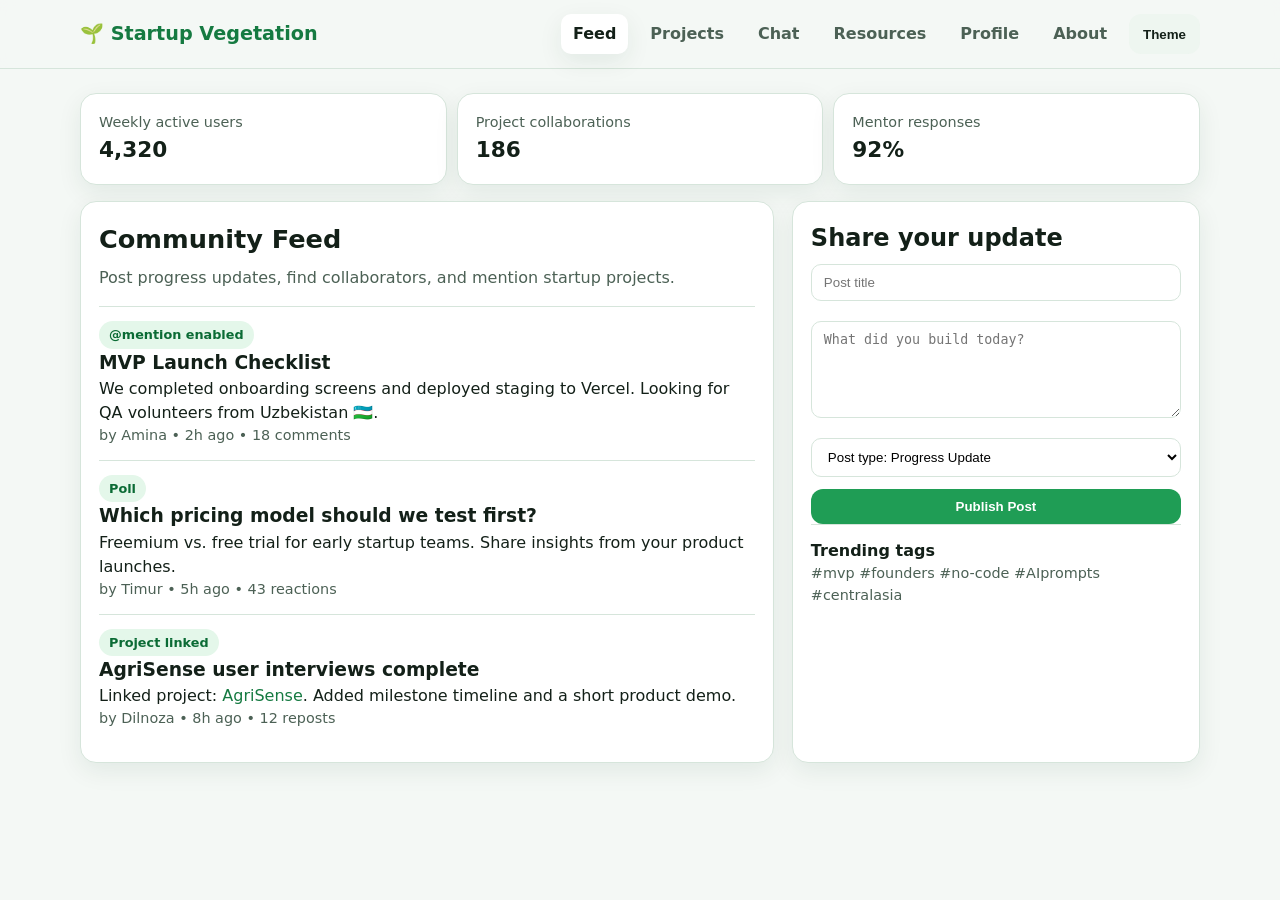
<file: index.html>
<!doctype html><html lang="en"><head><meta charset="UTF-8"><meta name="viewport" content="width=device-width, initial-scale=1.0"><title>Startup Vegetation | Feed</title><link rel="stylesheet" href="styles.css"></head><body>
<header><div class="container nav"><a class="brand" href="index.html">🌱 Startup Vegetation</a><nav class="nav-links"><a data-link href="index.html">Feed</a><a data-link href="projects.html">Projects</a><a data-link href="chat.html">Chat</a><a data-link href="resources.html">Resources</a><a data-link href="profile.html">Profile</a><a data-link href="about.html">About</a><button class="btn btn-muted" data-theme-toggle type="button">Theme</button></nav></div></header>
<main class="page container">
  <section class="kpi">
    <article class="card"><div class="card-body"><p class="meta">Weekly active users</p><h3>4,320</h3></div></article>
    <article class="card"><div class="card-body"><p class="meta">Project collaborations</p><h3>186</h3></div></article>
    <article class="card"><div class="card-body"><p class="meta">Mentor responses</p><h3>92%</h3></div></article>
  </section>
  <section class="grid-2" style="margin-top:16px">
    <article class="card"><div class="card-body"><h1 class="title">Community Feed</h1><p class="subtitle">Post progress updates, find collaborators, and mention startup projects.</p>
      <div class="post"><span class="pill">@mention enabled</span><h3>MVP Launch Checklist</h3><p>We completed onboarding screens and deployed staging to Vercel. Looking for QA volunteers from Uzbekistan 🇺🇿.</p><p class="meta">by Amina • 2h ago • 18 comments</p></div>
      <div class="post"><span class="pill">Poll</span><h3>Which pricing model should we test first?</h3><p>Freemium vs. free trial for early startup teams. Share insights from your product launches.</p><p class="meta">by Timur • 5h ago • 43 reactions</p></div>
      <div class="post"><span class="pill">Project linked</span><h3>AgriSense user interviews complete</h3><p>Linked project: <a href="project-detail.html" style="color:var(--primary-dark)">AgriSense</a>. Added milestone timeline and a short product demo.</p><p class="meta">by Dilnoza • 8h ago • 12 reposts</p></div>
    </div></article>
    <aside class="card"><div class="card-body"><h2>Share your update</h2><div class="form-grid"><input class="input" placeholder="Post title"><textarea rows="5" placeholder="What did you build today?"></textarea><select><option>Post type: Progress Update</option><option>Idea Share</option><option>Poll</option></select><button class="btn btn-primary">Publish Post</button></div>
      <div class="post"><h4>Trending tags</h4><p class="meta">#mvp #founders #no-code #AIprompts #centralasia</p></div>
    </div></aside>
  </section>
</main>
<div class="mobile-nav"><a data-link href="index.html">Home</a><a data-link href="projects.html">Projects</a><a data-link href="chat.html">Chat</a><a data-link href="resources.html">Learn</a><a data-link href="profile.html">Me</a></div>
<script src="script.js"></script></body></html>
</file>
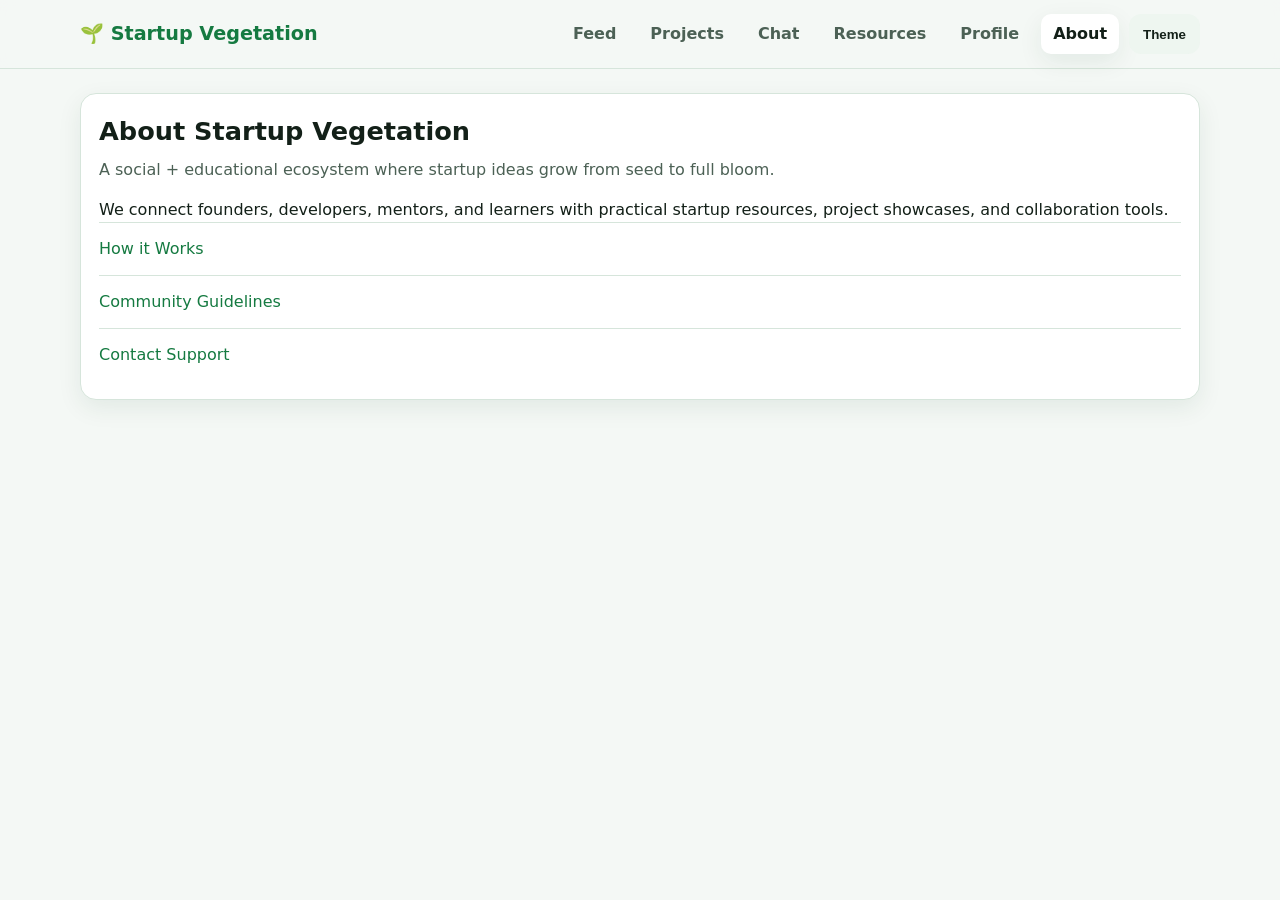
<file: about.html>
<!doctype html><html lang="en"><head><meta charset="UTF-8"><meta name="viewport" content="width=device-width, initial-scale=1.0"><title>About</title><link rel="stylesheet" href="styles.css"></head><body>
<header><div class="container nav"><a class="brand" href="index.html">🌱 Startup Vegetation</a><nav class="nav-links"><a data-link href="index.html">Feed</a><a data-link href="projects.html">Projects</a><a data-link href="chat.html">Chat</a><a data-link href="resources.html">Resources</a><a data-link href="profile.html">Profile</a><a data-link href="about.html">About</a><button class="btn btn-muted" data-theme-toggle type="button">Theme</button></nav></div></header>
<main class="page container"><section class="card"><div class="card-body"><h1 class="title">About Startup Vegetation</h1><p class="subtitle">A social + educational ecosystem where startup ideas grow from seed to full bloom.</p><p>We connect founders, developers, mentors, and learners with practical startup resources, project showcases, and collaboration tools.</p><div class="post"><a href="how-it-works.html" style="color:var(--primary-dark)">How it Works</a></div><div class="post"><a href="community-guidelines.html" style="color:var(--primary-dark)">Community Guidelines</a></div><div class="post"><a href="contact.html" style="color:var(--primary-dark)">Contact Support</a></div></div></section></main>
<div class="mobile-nav"><a data-link href="index.html">Home</a><a data-link href="projects.html">Projects</a><a data-link href="chat.html">Chat</a><a data-link href="resources.html">Learn</a><a data-link href="profile.html">Me</a></div><script src="script.js"></script></body></html>
</file>
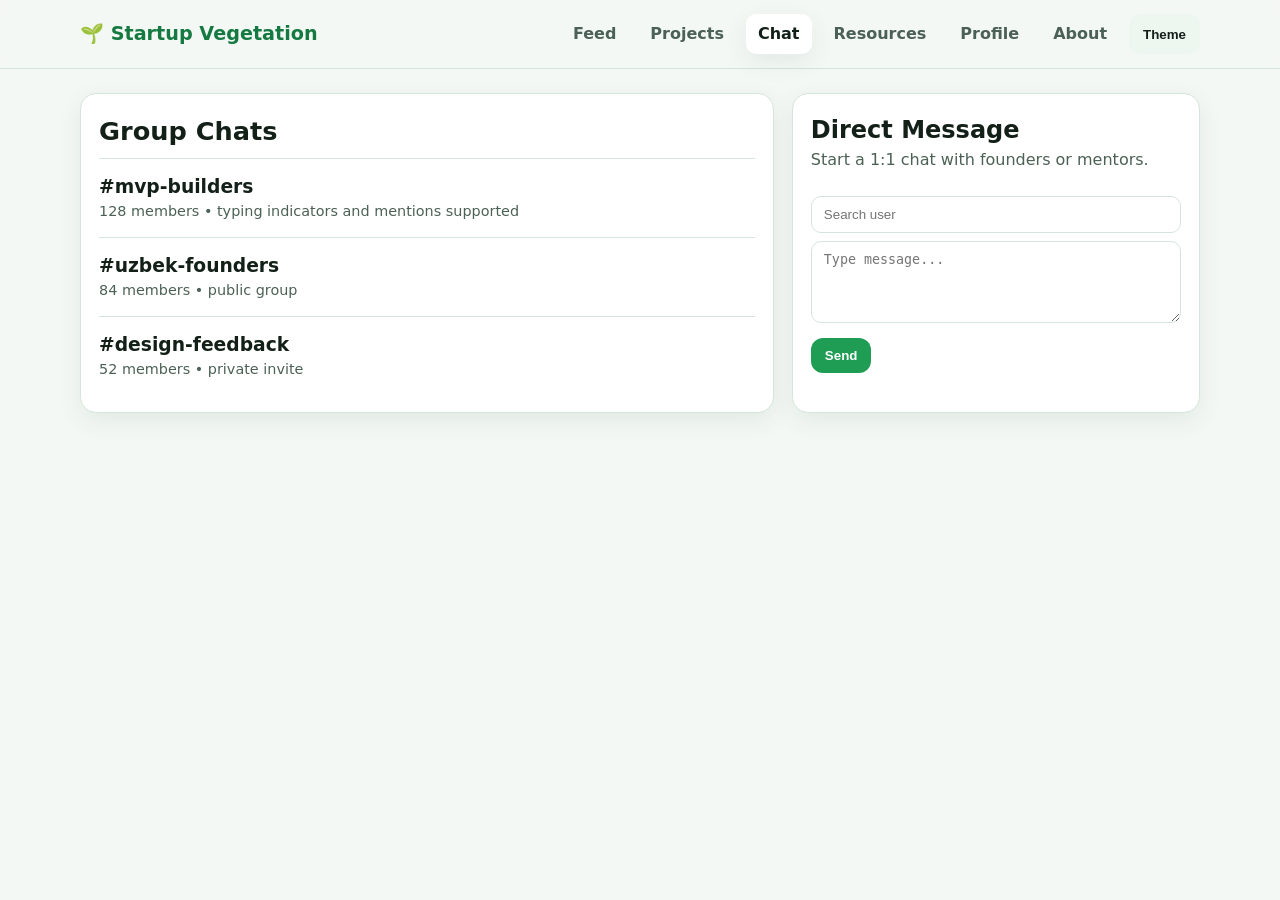
<file: chat.html>
<!doctype html><html lang="en"><head><meta charset="UTF-8"><meta name="viewport" content="width=device-width, initial-scale=1.0"><title>Chat</title><link rel="stylesheet" href="styles.css"></head><body>
<header><div class="container nav"><a class="brand" href="index.html">🌱 Startup Vegetation</a><nav class="nav-links"><a data-link href="index.html">Feed</a><a data-link href="projects.html">Projects</a><a data-link href="chat.html">Chat</a><a data-link href="resources.html">Resources</a><a data-link href="profile.html">Profile</a><a data-link href="about.html">About</a><button class="btn btn-muted" data-theme-toggle type="button">Theme</button></nav></div></header>
<main class="page container grid-2"><article class="card"><div class="card-body"><h1 class="title">Group Chats</h1><div class="chat-item"><h3>#mvp-builders</h3><p class="meta">128 members • typing indicators and mentions supported</p></div><div class="chat-item"><h3>#uzbek-founders</h3><p class="meta">84 members • public group</p></div><div class="chat-item"><h3>#design-feedback</h3><p class="meta">52 members • private invite</p></div></div></article><aside class="card"><div class="card-body"><h2>Direct Message</h2><p class="subtitle">Start a 1:1 chat with founders or mentors.</p><input class="input" placeholder="Search user"><textarea rows="4" placeholder="Type message..."></textarea><button class="btn btn-primary" style="margin-top:8px">Send</button></div></aside></main>
<div class="mobile-nav"><a data-link href="index.html">Home</a><a data-link href="projects.html">Projects</a><a data-link href="chat.html">Chat</a><a data-link href="resources.html">Learn</a><a data-link href="profile.html">Me</a></div><script src="script.js"></script></body></html>
</file>
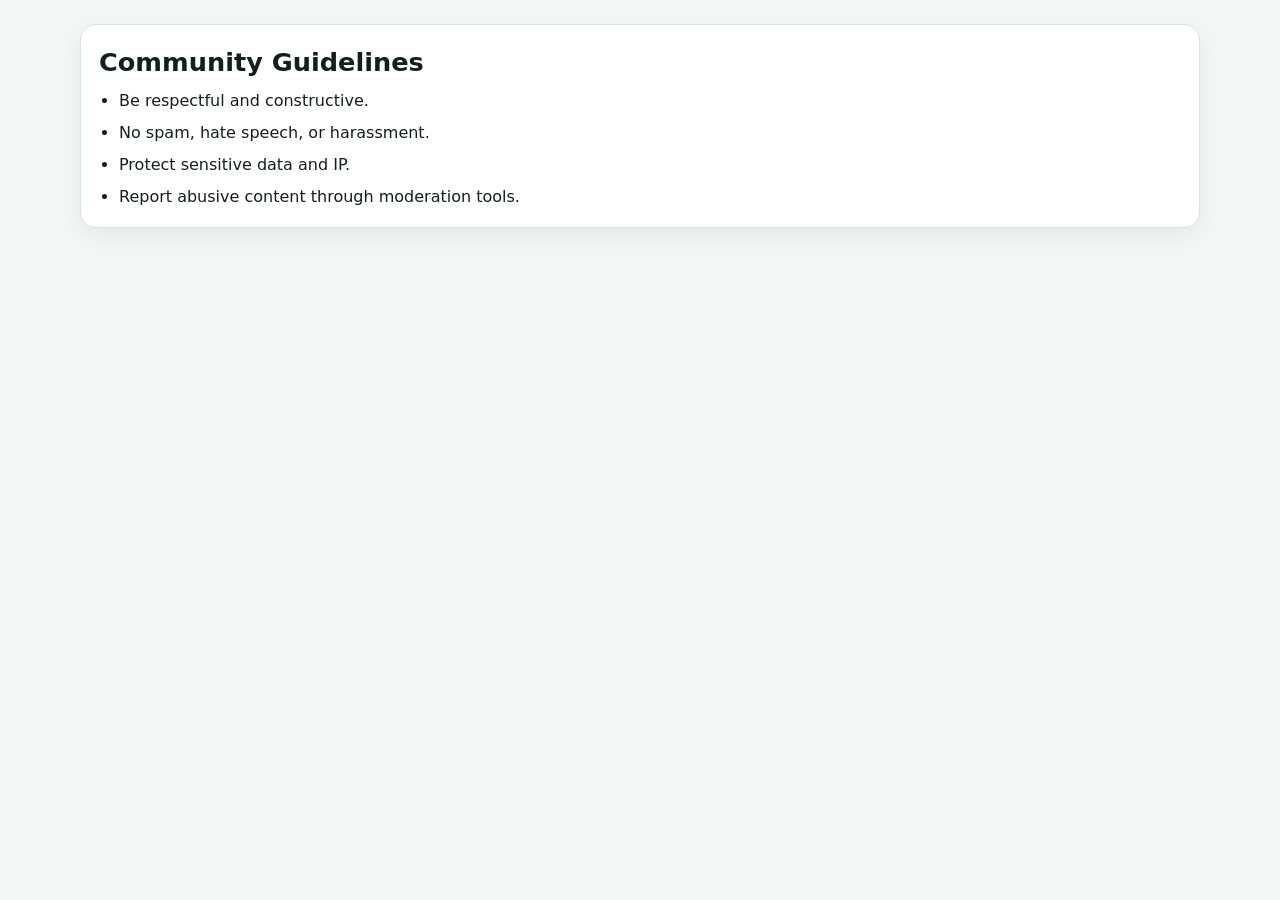
<file: community-guidelines.html>
<!doctype html><html lang="en"><head><meta charset="UTF-8"><meta name="viewport" content="width=device-width, initial-scale=1.0"><title>Community Guidelines</title><link rel="stylesheet" href="styles.css"></head><body><main class="page container"><section class="card"><div class="card-body"><h1 class="title">Community Guidelines</h1><ul style="padding-left:20px;display:grid;gap:8px"><li>Be respectful and constructive.</li><li>No spam, hate speech, or harassment.</li><li>Protect sensitive data and IP.</li><li>Report abusive content through moderation tools.</li></ul></div></section></main></body></html>
</file>
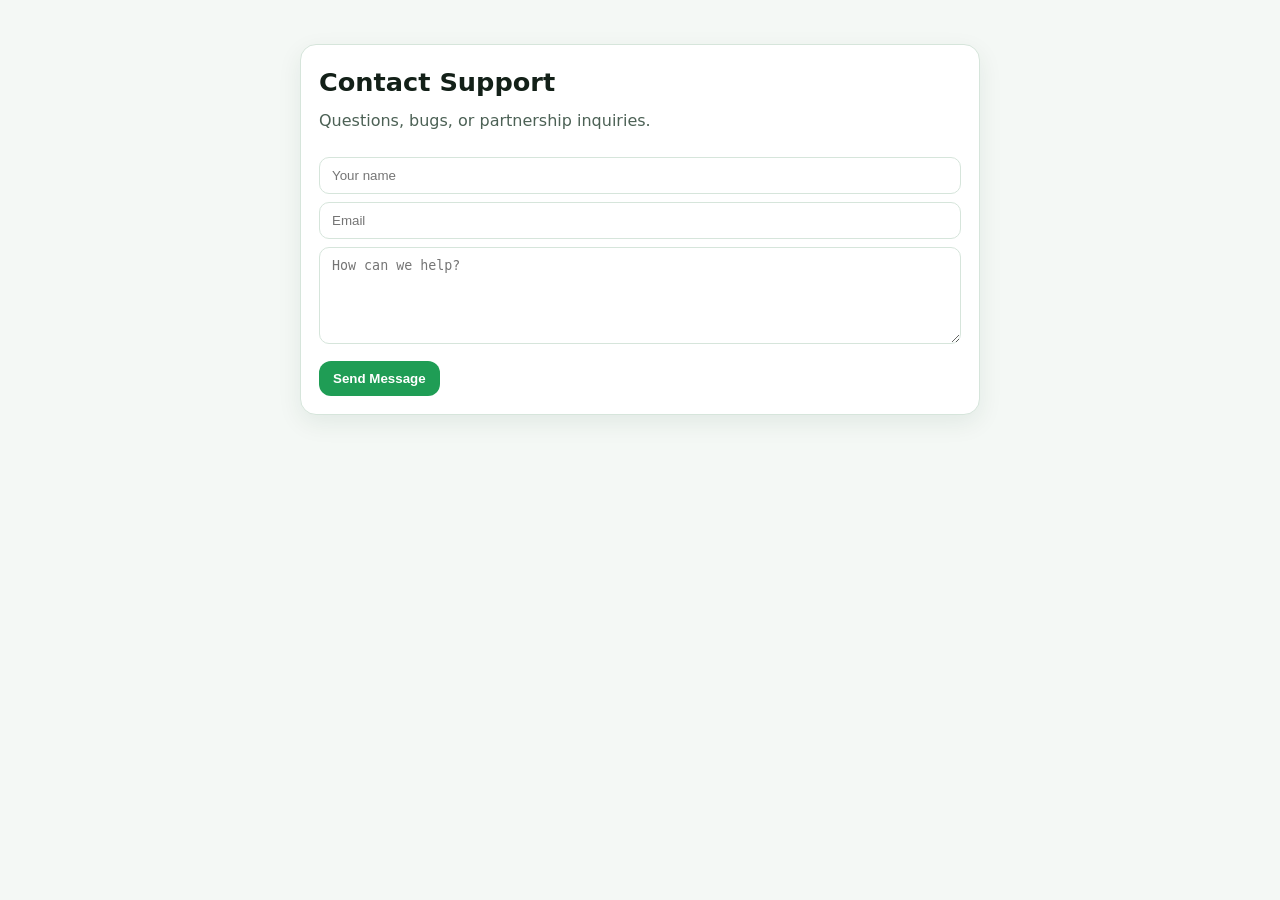
<file: contact.html>
<!doctype html><html lang="en"><head><meta charset="UTF-8"><meta name="viewport" content="width=device-width, initial-scale=1.0"><title>Contact</title><link rel="stylesheet" href="styles.css"></head><body><main class="page container"><section class="card" style="max-width:680px;margin:20px auto"><div class="card-body"><h1 class="title">Contact Support</h1><p class="subtitle">Questions, bugs, or partnership inquiries.</p><input class="input" placeholder="Your name"><input class="input" placeholder="Email"><textarea rows="5" placeholder="How can we help?"></textarea><button class="btn btn-primary" style="margin-top:10px">Send Message</button></div></section></main></body></html>
</file>
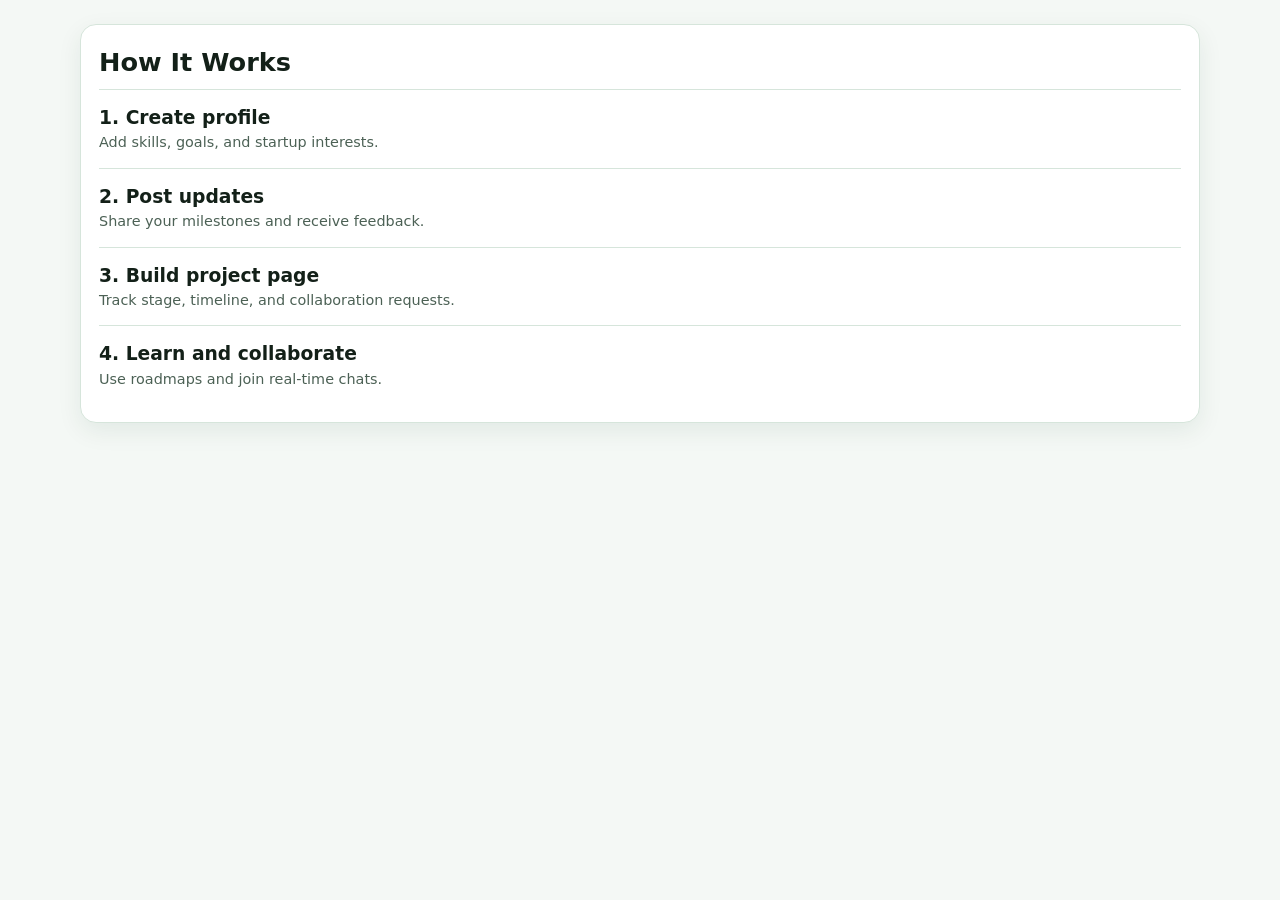
<file: how-it-works.html>
<!doctype html><html lang="en"><head><meta charset="UTF-8"><meta name="viewport" content="width=device-width, initial-scale=1.0"><title>How It Works</title><link rel="stylesheet" href="styles.css"></head><body><main class="page container"><section class="card"><div class="card-body"><h1 class="title">How It Works</h1><div class="post"><h3>1. Create profile</h3><p class="meta">Add skills, goals, and startup interests.</p></div><div class="post"><h3>2. Post updates</h3><p class="meta">Share your milestones and receive feedback.</p></div><div class="post"><h3>3. Build project page</h3><p class="meta">Track stage, timeline, and collaboration requests.</p></div><div class="post"><h3>4. Learn and collaborate</h3><p class="meta">Use roadmaps and join real-time chats.</p></div></div></section></main></body></html>
</file>
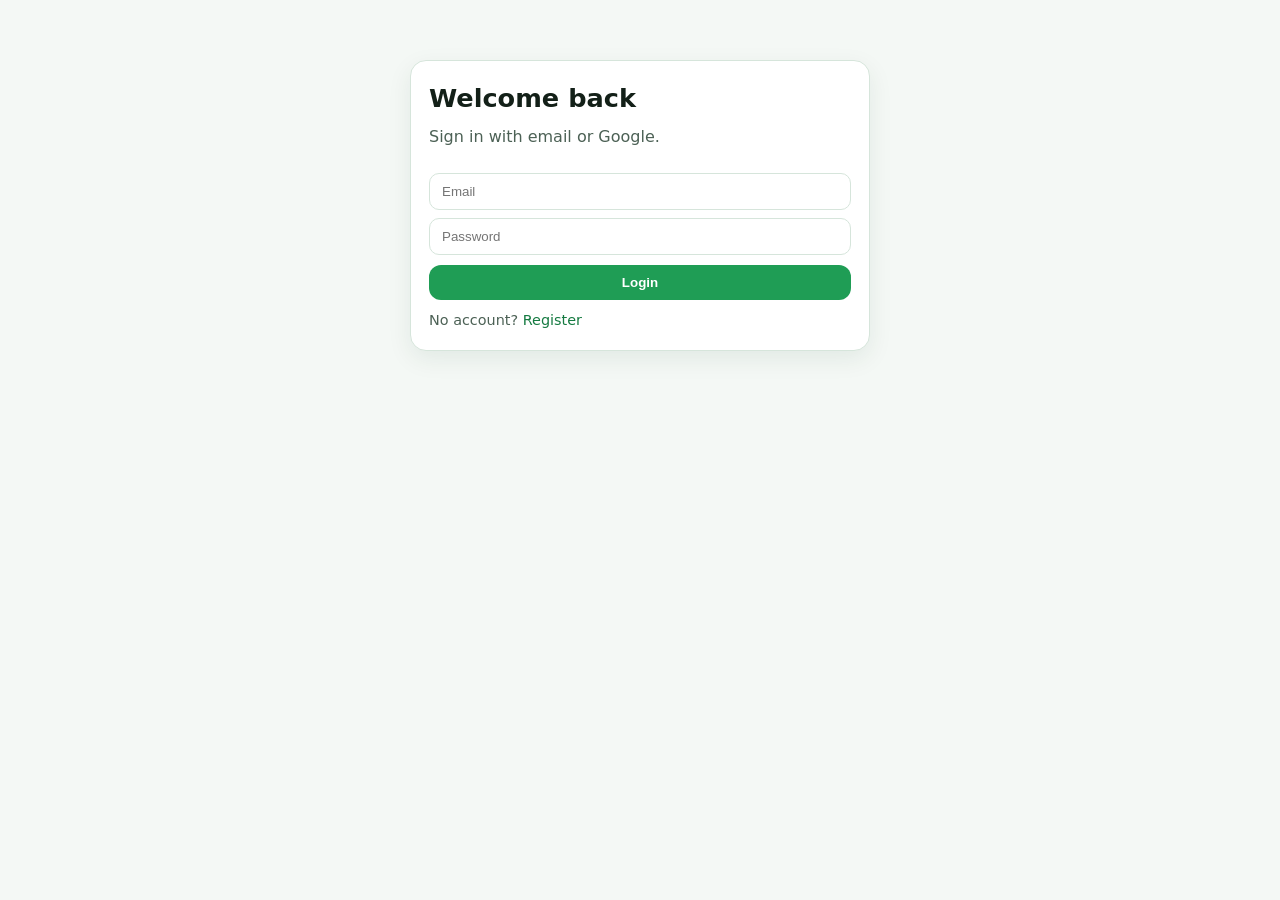
<file: login.html>
<!doctype html><html lang="en"><head><meta charset="UTF-8"><meta name="viewport" content="width=device-width, initial-scale=1.0"><title>Login</title><link rel="stylesheet" href="styles.css"></head><body><main class="page container"><section class="card" style="max-width:460px;margin:36px auto"><div class="card-body"><h1 class="title">Welcome back</h1><p class="subtitle">Sign in with email or Google.</p><input class="input" placeholder="Email"><input class="input" type="password" placeholder="Password"><button class="btn btn-primary" style="margin-top:10px;width:100%">Login</button><p class="meta" style="margin-top:10px">No account? <a href="register.html" style="color:var(--primary-dark)">Register</a></p></div></section></main><script src="script.js"></script></body></html>
</file>
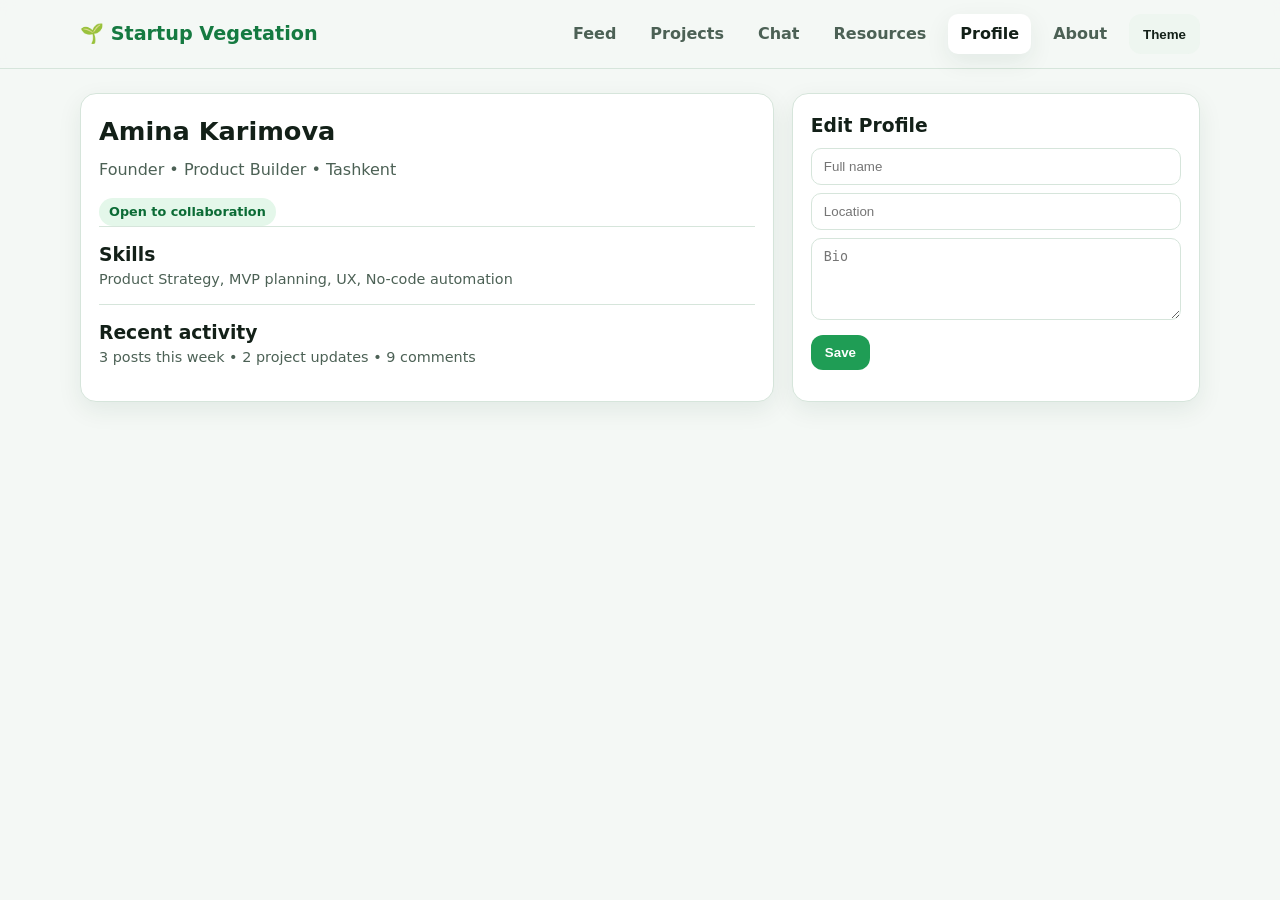
<file: profile.html>
<!doctype html><html lang="en"><head><meta charset="UTF-8"><meta name="viewport" content="width=device-width, initial-scale=1.0"><title>Profile</title><link rel="stylesheet" href="styles.css"></head><body>
<header><div class="container nav"><a class="brand" href="index.html">🌱 Startup Vegetation</a><nav class="nav-links"><a data-link href="index.html">Feed</a><a data-link href="projects.html">Projects</a><a data-link href="chat.html">Chat</a><a data-link href="resources.html">Resources</a><a data-link href="profile.html">Profile</a><a data-link href="about.html">About</a><button class="btn btn-muted" data-theme-toggle type="button">Theme</button></nav></div></header>
<main class="page container grid-2"><article class="card"><div class="card-body"><h1 class="title">Amina Karimova</h1><p class="subtitle">Founder • Product Builder • Tashkent</p><p class="pill">Open to collaboration</p><div class="post"><h3>Skills</h3><p class="meta">Product Strategy, MVP planning, UX, No-code automation</p></div><div class="post"><h3>Recent activity</h3><p class="meta">3 posts this week • 2 project updates • 9 comments</p></div></div></article><aside class="card"><div class="card-body"><h3>Edit Profile</h3><input class="input" placeholder="Full name"><input class="input" placeholder="Location"><textarea rows="4" placeholder="Bio"></textarea><button class="btn btn-primary" style="margin-top:8px">Save</button></div></aside></main>
<div class="mobile-nav"><a data-link href="index.html">Home</a><a data-link href="projects.html">Projects</a><a data-link href="chat.html">Chat</a><a data-link href="resources.html">Learn</a><a data-link href="profile.html">Me</a></div><script src="script.js"></script></body></html>
</file>
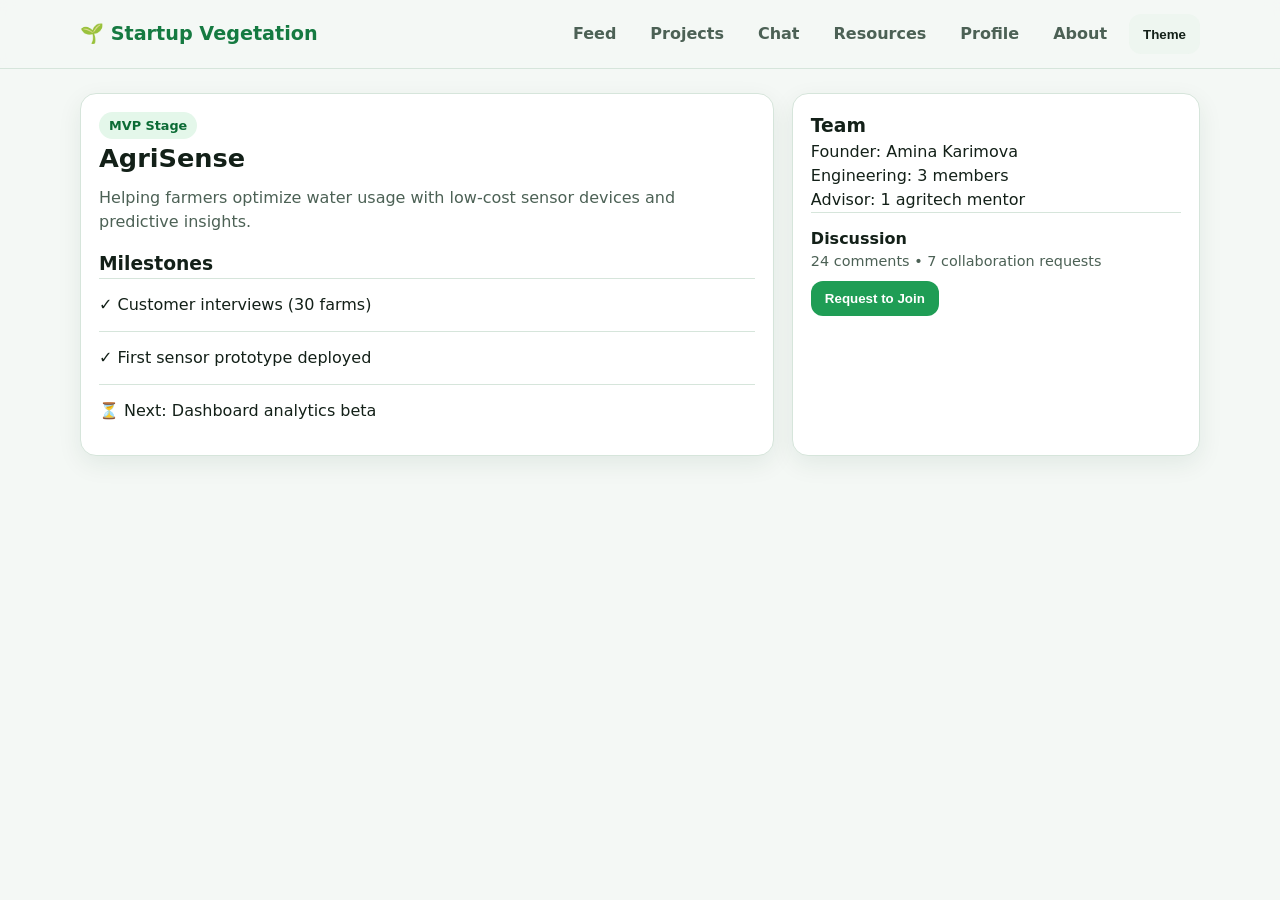
<file: project-detail.html>
<!doctype html><html lang="en"><head><meta charset="UTF-8"><meta name="viewport" content="width=device-width, initial-scale=1.0"><title>Project Detail</title><link rel="stylesheet" href="styles.css"></head><body>
<header><div class="container nav"><a class="brand" href="index.html">🌱 Startup Vegetation</a><nav class="nav-links"><a data-link href="index.html">Feed</a><a data-link href="projects.html">Projects</a><a data-link href="chat.html">Chat</a><a data-link href="resources.html">Resources</a><a data-link href="profile.html">Profile</a><a data-link href="about.html">About</a><button class="btn btn-muted" data-theme-toggle type="button">Theme</button></nav></div></header>
<main class="page container grid-2"><article class="card"><div class="card-body"><span class="pill">MVP Stage</span><h1 class="title">AgriSense</h1><p class="subtitle">Helping farmers optimize water usage with low-cost sensor devices and predictive insights.</p><h3>Milestones</h3><div class="post"><p>✓ Customer interviews (30 farms)</p></div><div class="post"><p>✓ First sensor prototype deployed</p></div><div class="post"><p>⏳ Next: Dashboard analytics beta</p></div></div></article><aside class="card"><div class="card-body"><h3>Team</h3><p>Founder: Amina Karimova</p><p>Engineering: 3 members</p><p>Advisor: 1 agritech mentor</p><div class="post"><h4>Discussion</h4><p class="meta">24 comments • 7 collaboration requests</p><button class="btn btn-primary" style="margin-top:8px">Request to Join</button></div></div></aside></main>
<div class="mobile-nav"><a data-link href="index.html">Home</a><a data-link href="projects.html">Projects</a><a data-link href="chat.html">Chat</a><a data-link href="resources.html">Learn</a><a data-link href="profile.html">Me</a></div><script src="script.js"></script></body></html>
</file>
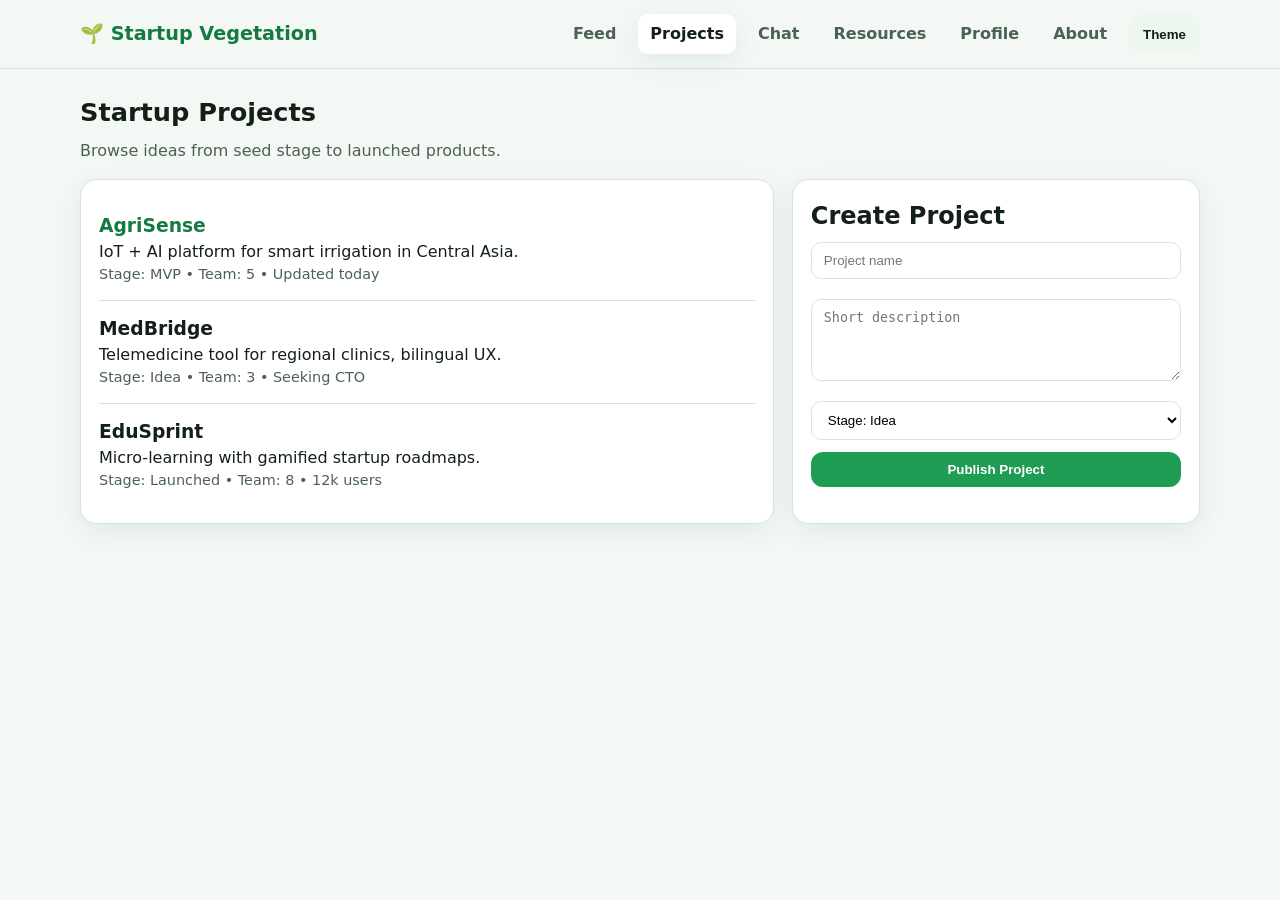
<file: projects.html>
<!doctype html><html lang="en"><head><meta charset="UTF-8"><meta name="viewport" content="width=device-width, initial-scale=1.0"><title>Startup Vegetation | Projects</title><link rel="stylesheet" href="styles.css"></head><body>
<header><div class="container nav"><a class="brand" href="index.html">🌱 Startup Vegetation</a><nav class="nav-links"><a data-link href="index.html">Feed</a><a data-link href="projects.html">Projects</a><a data-link href="chat.html">Chat</a><a data-link href="resources.html">Resources</a><a data-link href="profile.html">Profile</a><a data-link href="about.html">About</a><button class="btn btn-muted" data-theme-toggle type="button">Theme</button></nav></div></header>
<main class="page container"><h1 class="title">Startup Projects</h1><p class="subtitle">Browse ideas from seed stage to launched products.</p>
  <section class="grid-2">
    <article class="card"><div class="card-body">
      <div class="project-item"><h3><a href="project-detail.html" style="color:var(--primary-dark)">AgriSense</a></h3><p>IoT + AI platform for smart irrigation in Central Asia.</p><p class="meta">Stage: MVP • Team: 5 • Updated today</p></div>
      <div class="project-item"><h3>MedBridge</h3><p>Telemedicine tool for regional clinics, bilingual UX.</p><p class="meta">Stage: Idea • Team: 3 • Seeking CTO</p></div>
      <div class="project-item"><h3>EduSprint</h3><p>Micro-learning with gamified startup roadmaps.</p><p class="meta">Stage: Launched • Team: 8 • 12k users</p></div>
    </div></article>
    <aside class="card"><div class="card-body"><h2>Create Project</h2><div class="form-grid"><input class="input" placeholder="Project name"><textarea rows="4" placeholder="Short description"></textarea><select><option>Stage: Idea</option><option>MVP</option><option>Launched</option></select><button class="btn btn-primary">Publish Project</button></div></div></aside>
  </section>
</main>
<div class="mobile-nav"><a data-link href="index.html">Home</a><a data-link href="projects.html">Projects</a><a data-link href="chat.html">Chat</a><a data-link href="resources.html">Learn</a><a data-link href="profile.html">Me</a></div><script src="script.js"></script></body></html>
</file>
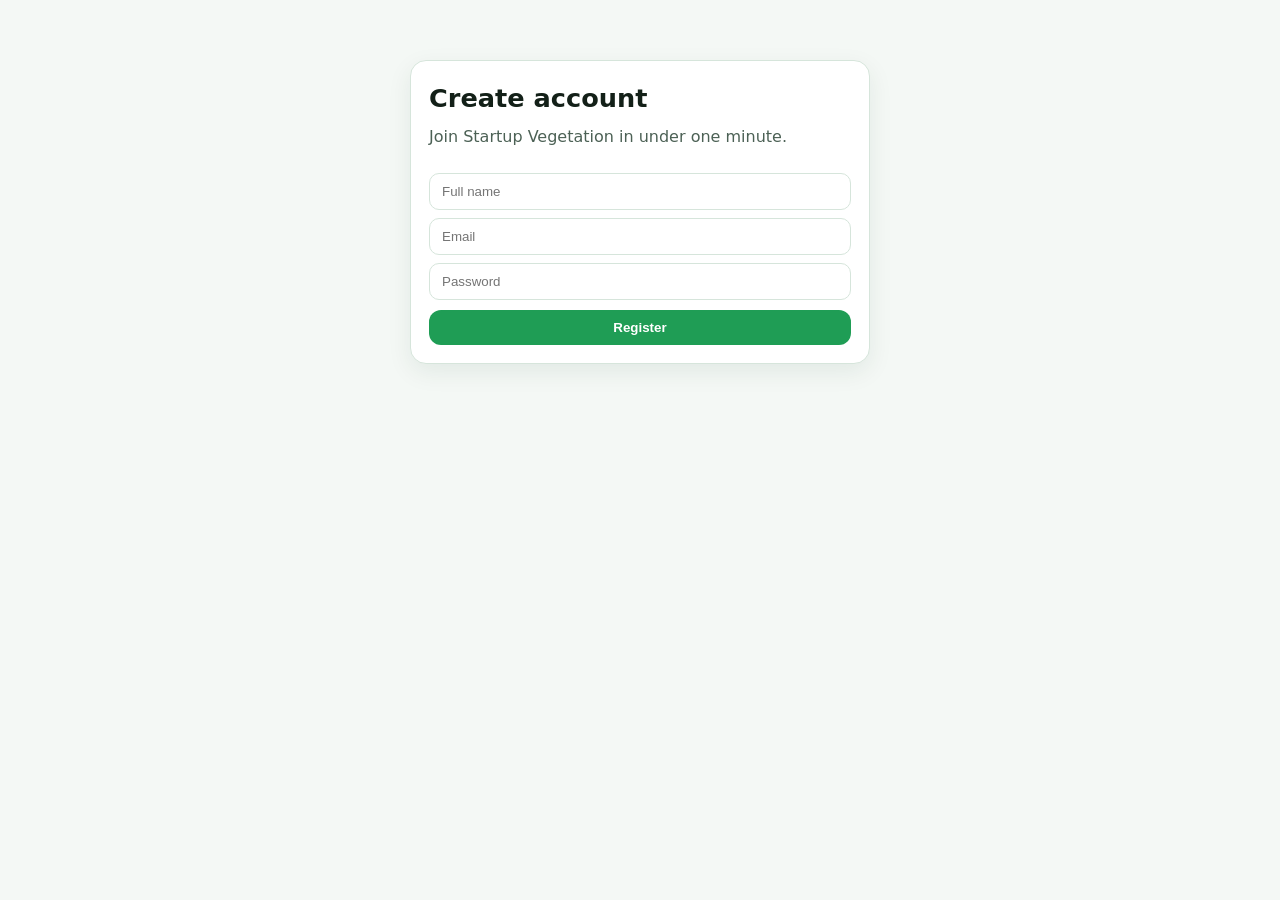
<file: register.html>
<!doctype html><html lang="en"><head><meta charset="UTF-8"><meta name="viewport" content="width=device-width, initial-scale=1.0"><title>Register</title><link rel="stylesheet" href="styles.css"></head><body><main class="page container"><section class="card" style="max-width:460px;margin:36px auto"><div class="card-body"><h1 class="title">Create account</h1><p class="subtitle">Join Startup Vegetation in under one minute.</p><input class="input" placeholder="Full name"><input class="input" placeholder="Email"><input class="input" type="password" placeholder="Password"><button class="btn btn-primary" style="margin-top:10px;width:100%">Register</button></div></section></main><script src="script.js"></script></body></html>
</file>
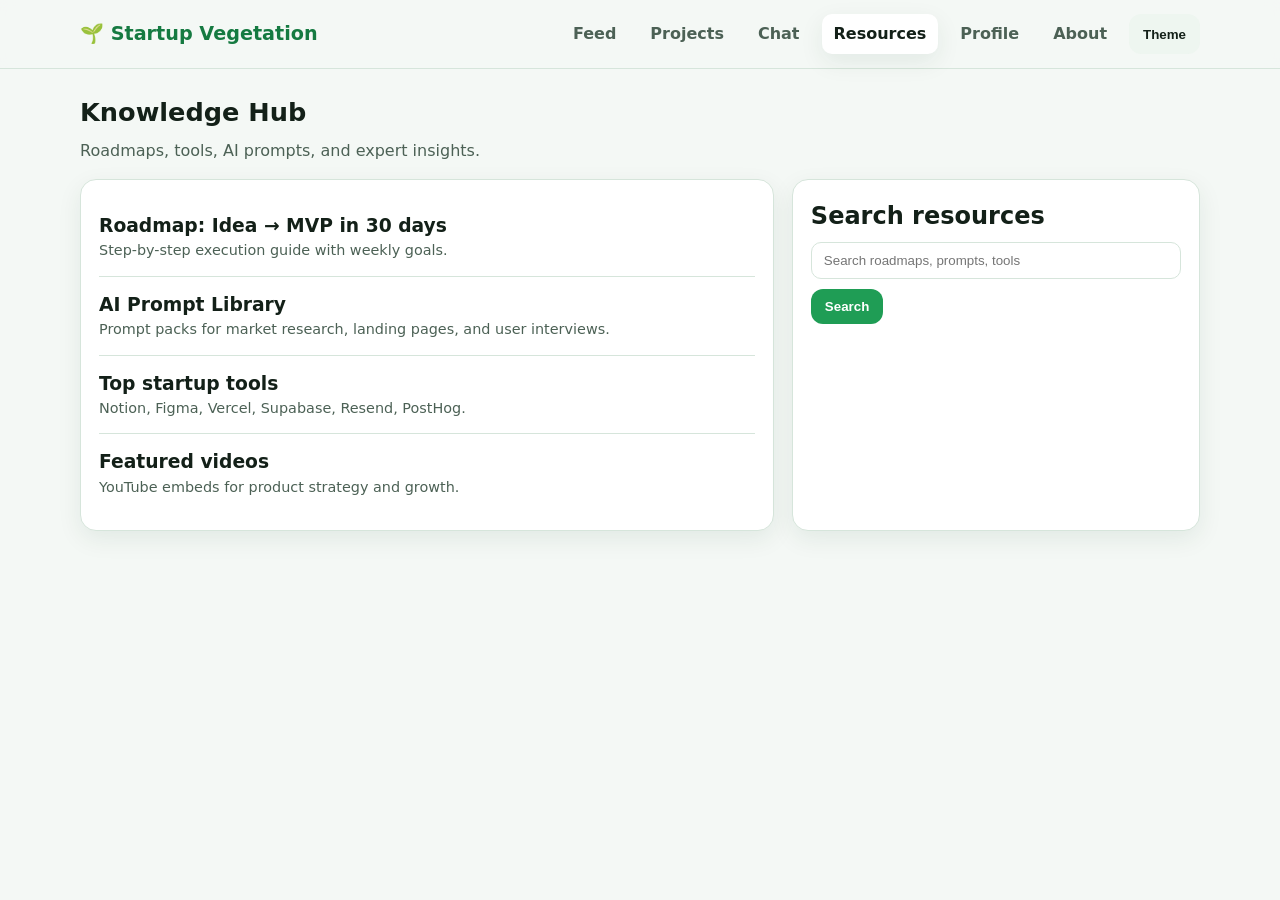
<file: resources.html>
<!doctype html><html lang="en"><head><meta charset="UTF-8"><meta name="viewport" content="width=device-width, initial-scale=1.0"><title>Resources</title><link rel="stylesheet" href="styles.css"></head><body>
<header><div class="container nav"><a class="brand" href="index.html">🌱 Startup Vegetation</a><nav class="nav-links"><a data-link href="index.html">Feed</a><a data-link href="projects.html">Projects</a><a data-link href="chat.html">Chat</a><a data-link href="resources.html">Resources</a><a data-link href="profile.html">Profile</a><a data-link href="about.html">About</a><button class="btn btn-muted" data-theme-toggle type="button">Theme</button></nav></div></header>
<main class="page container"><h1 class="title">Knowledge Hub</h1><p class="subtitle">Roadmaps, tools, AI prompts, and expert insights.</p><section class="grid-2"><article class="card"><div class="card-body"><div class="resource-item"><h3>Roadmap: Idea → MVP in 30 days</h3><p class="meta">Step-by-step execution guide with weekly goals.</p></div><div class="resource-item"><h3>AI Prompt Library</h3><p class="meta">Prompt packs for market research, landing pages, and user interviews.</p></div><div class="resource-item"><h3>Top startup tools</h3><p class="meta">Notion, Figma, Vercel, Supabase, Resend, PostHog.</p></div><div class="resource-item"><h3>Featured videos</h3><p class="meta">YouTube embeds for product strategy and growth.</p></div></div></article><aside class="card"><div class="card-body"><h2>Search resources</h2><input class="input" placeholder="Search roadmaps, prompts, tools"><button class="btn btn-primary" style="margin-top:10px">Search</button></div></aside></section></main>
<div class="mobile-nav"><a data-link href="index.html">Home</a><a data-link href="projects.html">Projects</a><a data-link href="chat.html">Chat</a><a data-link href="resources.html">Learn</a><a data-link href="profile.html">Me</a></div><script src="script.js"></script></body></html>
</file>
<file: styles.css>
:root {
  --bg: #f4f8f5;
  --surface: #ffffff;
  --surface-muted: #eef6f0;
  --text: #132018;
  --text-muted: #4c6155;
  --primary: #1f9d55;
  --primary-dark: #157a41;
  --border: #d6e5db;
  --shadow: 0 8px 24px rgba(16, 58, 34, 0.08);
}

* { box-sizing: border-box; margin: 0; padding: 0; }
body {
  font-family: Inter, ui-sans-serif, system-ui, -apple-system, Segoe UI, Roboto, Helvetica, Arial, sans-serif;
  color: var(--text);
  background: var(--bg);
  line-height: 1.5;
}
a { color: inherit; text-decoration: none; }
.container { width: min(1120px, 92%); margin: 0 auto; }

header {
  position: sticky;
  top: 0;
  z-index: 20;
  backdrop-filter: blur(8px);
  background: rgba(244, 248, 245, 0.88);
  border-bottom: 1px solid var(--border);
}
.nav {
  height: 68px;
  display: flex;
  justify-content: space-between;
  align-items: center;
  gap: 16px;
}
.brand { font-size: 1.2rem; font-weight: 800; color: var(--primary-dark); }
.nav-links { display: flex; gap: 10px; flex-wrap: wrap; }
.nav-links a {
  padding: 8px 12px;
  border-radius: 10px;
  color: var(--text-muted);
  font-weight: 600;
}
.nav-links a.active, .nav-links a:hover {
  background: var(--surface);
  color: var(--text);
  box-shadow: var(--shadow);
}

.page { padding: 24px 0 86px; }
.grid-2 { display: grid; grid-template-columns: 1.7fr 1fr; gap: 18px; }
.card {
  background: var(--surface);
  border: 1px solid var(--border);
  border-radius: 16px;
  box-shadow: var(--shadow);
}
.card-body { padding: 18px; }
.title { font-size: 1.6rem; margin-bottom: 8px; }
.subtitle { color: var(--text-muted); margin-bottom: 16px; }
.btn {
  border: 0;
  border-radius: 12px;
  padding: 10px 14px;
  font-weight: 700;
  cursor: pointer;
}
.btn-primary { background: var(--primary); color: #fff; }
.btn-primary:hover { background: var(--primary-dark); }
.btn-muted { background: var(--surface-muted); color: var(--text); }

.post, .resource-item, .chat-item, .project-item {
  border-top: 1px solid var(--border);
  padding: 14px 0;
}
.post:first-child, .resource-item:first-child, .chat-item:first-child, .project-item:first-child { border-top: 0; }
.meta { color: var(--text-muted); font-size: 0.9rem; }
.pill {
  display: inline-flex;
  align-items: center;
  border-radius: 999px;
  background: #e4f7ea;
  color: #0b6b35;
  padding: 4px 10px;
  font-size: 0.8rem;
  font-weight: 700;
}
.input, textarea, select {
  width: 100%;
  border: 1px solid var(--border);
  border-radius: 10px;
  padding: 10px 12px;
  margin-top: 8px;
  background: #fff;
}
.form-grid { display: grid; gap: 12px; }
.kpi { display: grid; grid-template-columns: repeat(3, 1fr); gap: 10px; }
.kpi .card-body h3 { font-size: 1.35rem; }

.mobile-nav {
  position: fixed;
  bottom: 0;
  left: 0;
  right: 0;
  background: #fff;
  border-top: 1px solid var(--border);
  display: none;
  justify-content: space-around;
  padding: 10px 8px;
}
.mobile-nav a { font-size: 0.85rem; color: var(--text-muted); font-weight: 700; }

@media (max-width: 900px) {
  .grid-2 { grid-template-columns: 1fr; }
  .nav-links { display: none; }
  .mobile-nav { display: flex; }
}
body.dark {
  --bg: #0f1712;
  --surface: #14201a;
  --surface-muted: #1a2a21;
  --text: #eaf7ef;
  --text-muted: #9fb7a8;
  --primary: #2fc16f;
  --primary-dark: #26a35d;
  --border: #2a3f34;
  --shadow: none;
}
</file>
